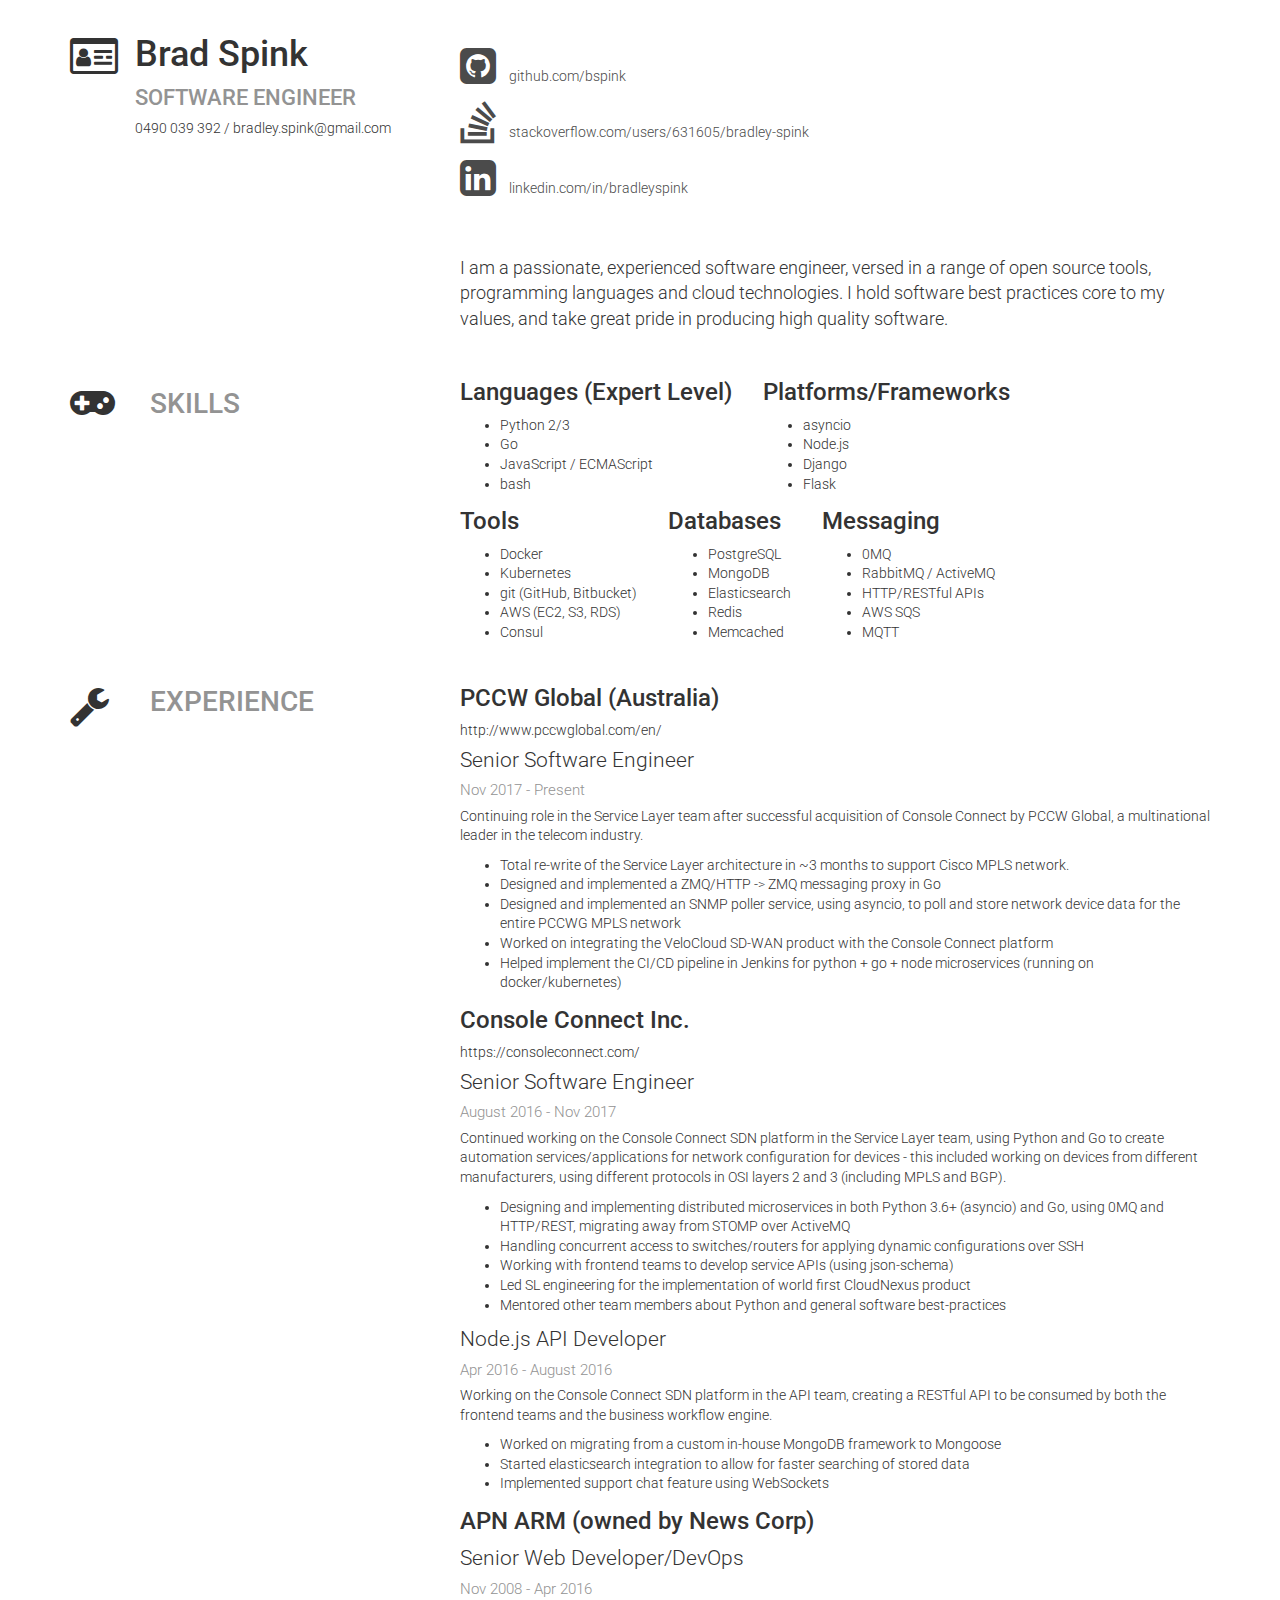
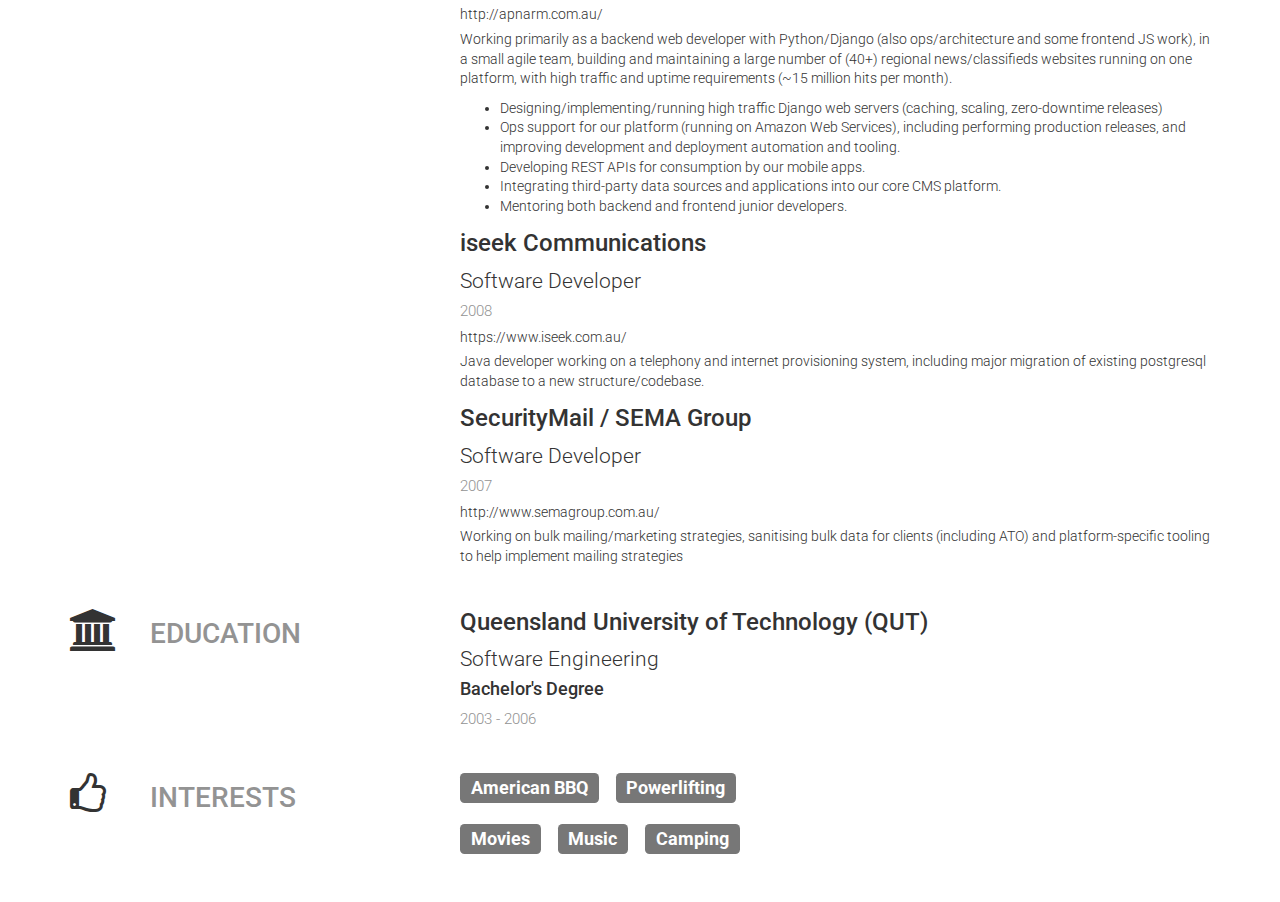
<file: resume.html>
<!doctype html>
<html>
	<head>

	<meta charset="utf-8">
	<meta name="viewport" content="width=device-width, user-scalable=no, minimal-ui">

	<title>Bradley Spink - Resume</title>

	<link href="https://maxcdn.bootstrapcdn.com/bootstrap/3.3.7/css/bootstrap.min.css" rel="stylesheet">
	<link href='http://fonts.googleapis.com/css?family=Roboto:500,300' rel='stylesheet' type='text/css'>
    <link rel="stylesheet" href="https://maxcdn.bootstrapcdn.com/font-awesome/4.7.0/css/font-awesome.min.css">
    <link rel="stylesheet" href="resume.css">

	</head>
	<body>
		<div class="container col-" id="resume">

			<div id="card" class="row">

				<div class="col-sm-4">
					<div class="row">
						<div class="col-xs-2">
							<icon class="fa fa-id-card-o fa-3x"></icon>
						</div>
						<div class="col-xs-10">
							<h1>Brad Spink</h1>
							<h2>Software Engineer</h2>
							<span>0490 039 392 / bradley.spink@gmail.com</span>
						</div>
					</div>
				</div>

				<div class="col-xs-9 col-sm-8">
					<section id="basics">
                        <div style="height: 10px; visibility: hidden;"></div>
						<section id="profiles">
							<div class="item">
                                <a href="https://github.com/bspink">
                                    <icon class="fa fa-github-square" style="font-size: 3em;"></icon>
                                    github.com/bspink
                                </a>
							</div>
							<div class="item">
								<a href="http://stackoverflow.com/users/631605/bradley-spink">
                                    <icon class="fa fa-stack-overflow" style="font-size: 3em;"></icon>
                                    stackoverflow.com/users/631605/bradley-spink
								</a>
							</div>
							<div class="item">
                                <a href="https://www.linkedin.com/in/bradleyspink">
                                    <icon class="fa fa-linkedin-square" style="font-size: 3em;"></icon>
                                    linkedin.com/in/bradleyspink
                                </a>
							</div>
						</section>
					</section>
				</div>
			</div>

			<section id="summary" class="row">
				<div class="col-sm-8 col-sm-offset-4 col-xs-12">
					<div class="summary">
						<p class="lead">I am a passionate, experienced software engineer, versed in a range of open source tools, programming languages and cloud technologies. I hold software best practices core to my values, and take great pride in producing high quality software.
					</div>
				</div>
			</section>

			<section id="skills" class="row">
					<div class="col-sm-4">
						<div class="row">
							<div class="col-xs-2">
								<icon class="fa fa-gamepad fa-3x"></icon>
							</div>
							<div class="col-xs-10">
								<h2 class="section-title">Skills</h2>
							</div>
						</div>
					</div>
					<div class="col-sm-8">
						<div class="item">
							<h3 class="name">Languages (Expert Level)</h3>
							<ul class="keywords">
								<li>Python 2/3</li>
								<li>Go</li>
								<li>JavaScript / ECMAScript</li>
								<li>bash</li>
							</ul>
						</div>
						<div class="item">
							<h3 class="name">Platforms/Frameworks</h3>
							<ul class="keywords">
								<li>asyncio</li>
								<li>Node.js</li>
								<li>Django</li>
								<li>Flask</li>
							</ul>
						</div>
						<div class="item">
							<h3 class="name">Tools</h3>
							<ul class="keywords">
								<li>Docker</li>
								<li>Kubernetes</li>
								<li>git (GitHub, Bitbucket)</li>
								<li>AWS (EC2, S3, RDS)</li>
								<li>Consul</li>
							</ul>
						</div>
						<div class="item">
							<h3 class="name">Databases</h3>
							<ul class="keywords">
								<li>PostgreSQL</li>
								<li>MongoDB</li>
								<li>Elasticsearch</li>
								<li>Redis</li>
								<li>Memcached</li>
							</ul>
						</div>
						<div class="item">
							<h3 class="name">Messaging</h3>
							<ul class="keywords">
								<li>0MQ</li>
								<li>RabbitMQ / ActiveMQ</li>
								<li>HTTP/RESTful APIs</li>
								<li>AWS SQS</li>
								<li>MQTT</li>
							</ul>
						</div>
					</div>
				</section>

		<section id="work" class="row">
		<div class="col-sm-4">
			<div class="row">
				<div class="col-xs-2">
					<icon class="fa fa-wrench fa-3x"></icon>
				</div>
				<div class="col-xs-10">
					<h2 class="section-title">Experience</h2>
				</div>
			</div>
		</div>
		<div class="col-sm-8">
		<div class="item">
				<h3 class="name">
					PCCW Global (Australia)
				</h3>
				<div class="website">
						http://www.pccwglobal.com/en/
					</div>
				<div class="position">
					<p class="lead">Senior Software Engineer</p>
				</div>
				<div class="date">
					<span class="startDate">
						Nov 2017
					</span>
					<span class="endDate">
						- Present
					</span>
				</div>
				<div class="summary">
					<p>Continuing role in the Service Layer team after successful acquisition of Console Connect by PCCW Global, a multinational leader in the telecom industry.</p>
					<ul class="highlights">
						<li>Total re-write of the Service Layer architecture in ~3 months to support Cisco MPLS network.</li>
						<li>Designed and implemented a ZMQ/HTTP -> ZMQ messaging proxy in Go</li>
						<li>Designed and implemented an SNMP poller service, using asyncio, to poll and store network device data for the entire PCCWG MPLS network</li>
						<li>Worked on integrating the VeloCloud SD-WAN product with the Console Connect platform</li>
						<li>Helped implement the CI/CD pipeline in Jenkins for python + go + node microservices (running on docker/kubernetes)</li>
					</ul>
				</div>
			</div>
			<div class="item">
				<h3 class="name">
					Console Connect Inc.
				</h3>
				<div class="website">
					https://consoleconnect.com/
				</div>
				<div class="position">
					<p class="lead">Senior Software Engineer</p>
				</div>
				<div class="date">
					<span class="startDate">
						August 2016
					</span>
					<span class="endDate">
						- Nov 2017
					</span>
				</div>
				<div class="summary">
					<p>Continued working on the Console Connect SDN platform in the Service Layer team, using Python and Go to create automation services/applications for network configuration for devices - this included working on devices from different manufacturers, using different protocols in OSI layers 2 and 3 (including MPLS and BGP).</p>
				</div>
				<ul class="highlights">
					<li>Designing and implementing distributed microservices in both Python 3.6+ (asyncio) and Go, using 0MQ and HTTP/REST, migrating away from STOMP over ActiveMQ</li>
					<li>Handling concurrent access to switches/routers for applying dynamic configurations over SSH</li>
					<li>Working with frontend teams to develop service APIs (using json-schema)</li>
					<li>Led SL engineering for the implementation of world first CloudNexus product</li>
					<li>Mentored other team members about Python and general software best-practices</li>
				</ul>
				<div style="height: 10px; visibility: hidden;"></div>
				<div class="position">
					<p class="lead">Node.js API Developer</p>
				</div>
				<div class="date">
					<span class="startDate">
						Apr 2016
					</span>
					<span class="endDate">
						- August 2016
					</span>
				</div>
				<div class="summary">
					<p>Working on the Console Connect SDN platform in the API team, creating a RESTful API to be consumed by both the frontend teams and the business workflow engine.</p>
				</div>
				<ul class="highlights">
					<li>Worked on migrating from a custom in-house MongoDB framework to Mongoose</li>
					<li>Started elasticsearch integration to allow for faster searching of stored data</li>
					<li>Implemented support chat feature using WebSockets</li>
				</ul>
			</div>
			<div class="item">
				<h3 class="name">
					APN ARM (owned by News Corp)
				</h3>
				<div class="position">
					<p class="lead">Senior Web Developer/DevOps</p>
				</div>
				<div class="date">
					<span class="startDate">
						Nov 2008
					</span>
					<span class="endDate">
						- Apr 2016
					</span>
				</div>
				<div class="website">
					http://apnarm.com.au/
				</div>
				<div class="summary">
					<p>Working primarily as a backend web developer with Python/Django (also ops/architecture and some frontend JS work), in a small agile team, building and maintaining a large number of (40+) regional news/classifieds websites running on one platform, with high traffic and uptime requirements (~15 million hits per month).</p>
				</div>
				<ul class="highlights">
					<li>Designing/implementing/running high traffic Django web servers (caching, scaling, zero-downtime releases)</li>
					<li>Ops support for our platform (running on Amazon Web Services), including performing production releases, and improving development and deployment automation and tooling.</li>
					<li>Developing REST APIs for consumption by our mobile apps.</li>
					<li>Integrating third-party data sources and applications into our core CMS platform.</li>
					<li>Mentoring both backend and frontend junior developers.</li>
				</ul>
			</div>
			<div class="item">
				<h3 class="name">
					iseek Communications
				</h3>
				<div class="position">
					<p class="lead">Software Developer</p>
				</div>
				<div class="date">
					<span class="startDate">
						2008
					</span>
				</div>
				<div class="website">
					https://www.iseek.com.au/
				</div>
                <div class="summary">
                    <p>Java developer working on a telephony and internet provisioning system, including major migration of existing postgresql database to a new structure/codebase.</p>
                </div>
			</div>
            <div class="item">
                <h3 class="name">
                    SecurityMail / SEMA Group
                </h3>
                <div class="position">
                    <p class="lead">Software Developer</p>
                </div>
                <div class="date">
                    <span class="startDate">
                        2007
                    </span>
                </div>
                <div class="website">
                    http://www.semagroup.com.au/
                </div>
                <div class="summary">
                    <p>Working on bulk mailing/marketing strategies, sanitising bulk data for clients (including ATO) and platform-specific tooling to help implement mailing strategies</p>
                </div>
            </div>
		</div>
	</section>
	<section id="education" class="row">
		<div class="col-sm-4">
			<div class="row">
				<div class="col-xs-2">
					<icon class="fa fa-university fa-3x"></icon>
				</div>
				<div class="col-xs-10">
					<h2 class="section-title">Education</h2>
				</div>
			</div>
		</div>
		<div class="col-sm-8">
			<div class="item">
				<h3 class="institution">Queensland University of Technology (QUT)</h3>
				<div class="area">
					<p class="lead">Software Engineering</p>
				</div>
				<div class="studyType">
					<h4>Bachelor's Degree</h4>
				</div>
				<div class="date">
					<span class="startDate">
						2003
					</span>
					<span class="endDate">
						- 2006
					</span>
				</div>
			</div>
		</div>
        <!-- -->
	</section>
	<section id="interests" class="row">
		<div class="col-sm-4">
			<div class="row">
				<div class="col-xs-2">
					<icon class="fa fa fa-thumbs-o-up fa-3x"></icon>
				</div>
				<div class="col-xs-10">
					<h2 class="section-title">Interests</h2>
				</div>
			</div>
		</div>
		<div class="col-sm-4">
			<div class="item">
				<h3><span class="label label-default label-lg">American BBQ</span></h3>
			</div>
			<div class="item">
				<h3><span class="label label-default label-lg">Powerlifting</span></h3>
			</div>
			<div class="item">
				<h3><span class="label label-default label-lg">Movies</span></h3>
			</div>
			<div class="item">
				<h3><span class="label label-default label-lg">Music</span></h3>
			</div>
			<div class="item">
				<h3><span class="label label-default label-lg">Camping</span></h3>
			</div>
		</div>
	</section>

	</div>

	<script type="text/javascript">/* <![CDATA[ */(function(d,s,a,i,j,r,l,m){try{l=d.getElementsByTagName('a');t=d.createElement('textarea');for(i=0;l.length-i;i++){try{a=l[i].href;s=a.indexOf('/cdn-cgi/l/email-protection');m=a.length;if(a&&s>-1&&m>28){j=28+s;s='';if(j<m){r='0x'+a.substr(j,2)|0;for(j+=2;j<m&&a.charAt(j)!='X';j+=2)s+='%'+('0'+('0x'+a.substr(j,2)^r).toString(16)).slice(-2);j++;s=decodeURIComponent(s)+a.substr(j,m-j)}t.innerHTML=s.replace(/</g,'&lt;').replace(/>/g,'&gt;');l[i].href='mailto:'+t.value}}catch(e){}}}catch(e){}})(document);/* ]]> */</script>
	</body>
</html>
</file>
<file: resume.css>
body {
    background: #fff;
    font-family: 'Roboto', sans-serif;
    font-weight: 300;
    line-height: 1.4;
}
em {
    color: #999;
}
p {
    line-height: 1.4;
}
ul {
    margin-bottom: 0;
}
section {
    margin-bottom: 2em;
}
blockquote {
    margin: 0;
    margin-bottom: 1em;
}

strong, h1, h2, h3, h4, h5 {
    font-weight: 500;
    margin-top:0px;
}

h2 {
    text-transform: uppercase;
    width: 75%;
    color: #939393;
    font-size: 2em;
}

h2.section-title {
    margin-left: 15px;
    line-height: 1.8em;
}

#work h2.section-title {
    line-height: 1.2em;
}

#card {
    margin-bottom: 2em;
}

#card h2 {
    font-size: 1.6em;
    margin-left: 0px;
}

#resume {
    margin-top:2.5em;
}

.avatar {
    border-radius: 50%;
    max-width:260px;
    margin-top:0em;
}

.item {
    margin-bottom: 1em;
}

#basics icon {
    margin-right:10px;
    font-size:1.2em;
}

.address span:after {
    content: ",";
}

.address span:last-of-type:after {
    content: "";
}

.postalCode {
    margin-left:31px;
}

#location {
    margin-bottom:1em;
}

#profiles {
    margin-bottom:1em;
}

#profiles .item {
    #float:left;
    vertical-align:top;
    margin-right:0.25em;
}

#profiles a {
    color: #4b4b4b;
}

#profiles a:hover {
    text-decoration: none;
    color: #3b3b3b;
}

#profiles [class*="entypo-"] {
    margin-right:10px;
    font-size: 2.8em;
    -webkit-transition: all 0.5s ease;
    -moz-transition: all 0.5s ease;
    -o-transition: all 0.5s ease;
    -ms-transition: all 0.5s ease;
}

#profiles .entypo-twitter:hover {
    color: #55acee;
}
#profiles .entypo-facebook:hover {
    color: #3b5998;
}
#profiles .entypo-linkedin:hover {
    color: #0976b4;
}
#profiles .entypo-github:hover {
    color: #999;
}
#profiles .entypo-tumblr:hover {
    color: #35465c;
}
#profiles .entypo-pinterest:hover {
    color: #cc2127;
}
#profiles .entypo-dribble:hover {
    color: #ea4c89;
}
#profiles .entypo-rdio:hover {
    color: #007dc3;
}
#profiles .entypo-spotify:hover {
    color: #7ab800;
}
#profiles .entypo-stumbleupon:hover {
    color: #eb4924;
}
#profiles .entypo-soundcloud:hover {
    color: #f80;
}
#profiles .entypo-instagram:hover, #profiles .entypo-instagrem:hover {
    color: #3f729b;
}
#profiles .entypo-skype:hover {
    color: #00aff0;
}
#profiles .entypo-flickr:hover {
    color: #ff0084;
}
#profiles .entypo-vimeo:hover {
    color: #1ab7ea;
}
#profiles .entypo-gplus:hover {
    color: #dd4b39;
}

#profiles {
    #height: 50px;
    #vertical-align:middle;
}

.summary .lead {
    font-size: 1.3em;
}

.position .lead, .area .lead, .awarder .lead, .publisher .lead {
    margin-bottom:5px;
}

.date {
    margin-bottom: 5px;
    color: #939393;
    font-size: 1.1em;
}

.awarder, .website {
    margin-bottom: 5px;
}

#skills .item {
    display:inline-block;
    vertical-align:top;
    margin-right:2em;
}

#interests .item {
    display:inline-block;
    vertical-align:top;
    margin-right:1em;
}

icon.large {
    font-size: 2em;
    color: #fff;
    background: #939393;
    padding: 10px 39px 10px 11px;
    border-radius:60px;
    margin-top: 0px;
    display:block;
    width:50px;
}

@media screen and (max-width: 1024px) and (min-width: 768px) {
    h2.section-title {
        font-size: 1.8em;
        margin-left: 30px;
    }

    .avatar {
        margin-top:0px;
        max-width:95%;
    }
}

@media screen and (max-width: 767px) {
    h2.section-title {
        font-size: 2.2em;
        line-height: 1.6em;
        margin-bottom: 1.4em;
    }

    #work h2.section-title {
        line-height: 1.2em;
    }

    .avatar {
        margin-top:0px;
        max-width:100%;
    }
}

@font-face {
    font-family: 'entypo';
    src: url([data-uri]) format('truetype'),
         url([data-uri]) format('woff');
    font-weight: normal;
    font-style: normal;
}

[class^="entypo-"], [class*=" entypo-"] {
    font-family: 'entypo';
    speak: none;
    font-style: normal;
    font-weight: normal;
    font-variant: normal;
    text-transform: none;
    line-height: 1;

    /* Better Font Rendering =========== */
    -webkit-font-smoothing: antialiased;
    -moz-osx-font-smoothing: grayscale;
}

.entypo-phone2:before {
    content: "\e60a";
}

.entypo-phone:before {
    content: "\e600";
}

.entypo-mail:before {
    content: "\e601";
}

.entypo-compass:before {
    content: "\e602";
}

.entypo-heart:before {
    content: "\e603";
}

.entypo-thumbs-up:before {
    content: "\e604";
}

.entypo-chat:before {
    content: "\e605";
}

.entypo-home:before {
    content: "\e606";
}

.entypo-tools:before {
    content: "\e607";
}

.entypo-trophy:before {
    content: "\e60b";
}

.entypo-camera:before {
    content: "\e60c";
}

.entypo-music:before {
    content: "\e60d";
}

.entypo-graduation-cap:before {
    content: "\e60e";
}

.entypo-book:before {
    content: "\e60f";
}

.entypo-newspaper:before {
    content: "\e610";
}

.entypo-briefcase:before {
    content: "\e611";
}

.entypo-gauge:before {
    content: "\e612";
}

.entypo-rocket:before {
    content: "\e613";
}

.entypo-suitcase:before {
    content: "\e608";
}

.entypo-globe:before {
    content: "\e609";
}

.entypo-code:before {
    content: "\e614";
}

.entypo-light-bulb:before {
    content: "\e615";
}

.entypo-github:before {
    content: "\e616";
}

.entypo-flickr:before {
    content: "\e617";
}

.entypo-vimeo:before {
    content: "\e618";
}

.entypo-twitter:before {
    content: "\e619";
}

.entypo-facebook:before {
    content: "\e61a";
}

.entypo-googleplus:before {
    content: "\e61b";
}

.entypo-pinterest:before {
    content: "\e61c";
}

.entypo-tumblr:before {
    content: "\e61d";
}

.entypo-linkedin:before {
    content: "\e61e";
}

.entypo-dribbble:before {
    content: "\e61f";
}

.entypo-stumbleupon:before {
    content: "\e620";
}

.entypo-lastfm:before {
    content: "\e621";
}

.entypo-rdio:before {
    content: "\e622";
}

.entypo-spotify:before {
    content: "\e623";
}

.entypo-qq:before {
    content: "\e624";
}

.entypo-instagram:before {
    content: "\e625";
}

.entypo-dropbox:before {
    content: "\e626";
}

.entypo-evernote:before {
    content: "\e627";
}

.entypo-flattr:before {
    content: "\e628";
}

.entypo-skype:before {
    content: "\e629";
}

.entypo-skype2:before {
    content: "\e62a";
}

.entypo-renren:before {
    content: "\e62b";
}

.entypo-sina-weibo:before {
    content: "\e62c";
}

.entypo-paypal:before {
    content: "\e62d";
}

.entypo-picasa:before {
    content: "\e62e";
}

.entypo-soundcloud:before {
    content: "\e62f";
}

.entypo-mixi:before {
    content: "\e630";
}

.entypo-behance:before {
    content: "\e631";
}

.entypo-circles:before {
    content: "\e632";
}

.entypo-vk:before {
    content: "\e633";
}

.entypo-smashing:before {
    content: "\e634";
}
</file>
